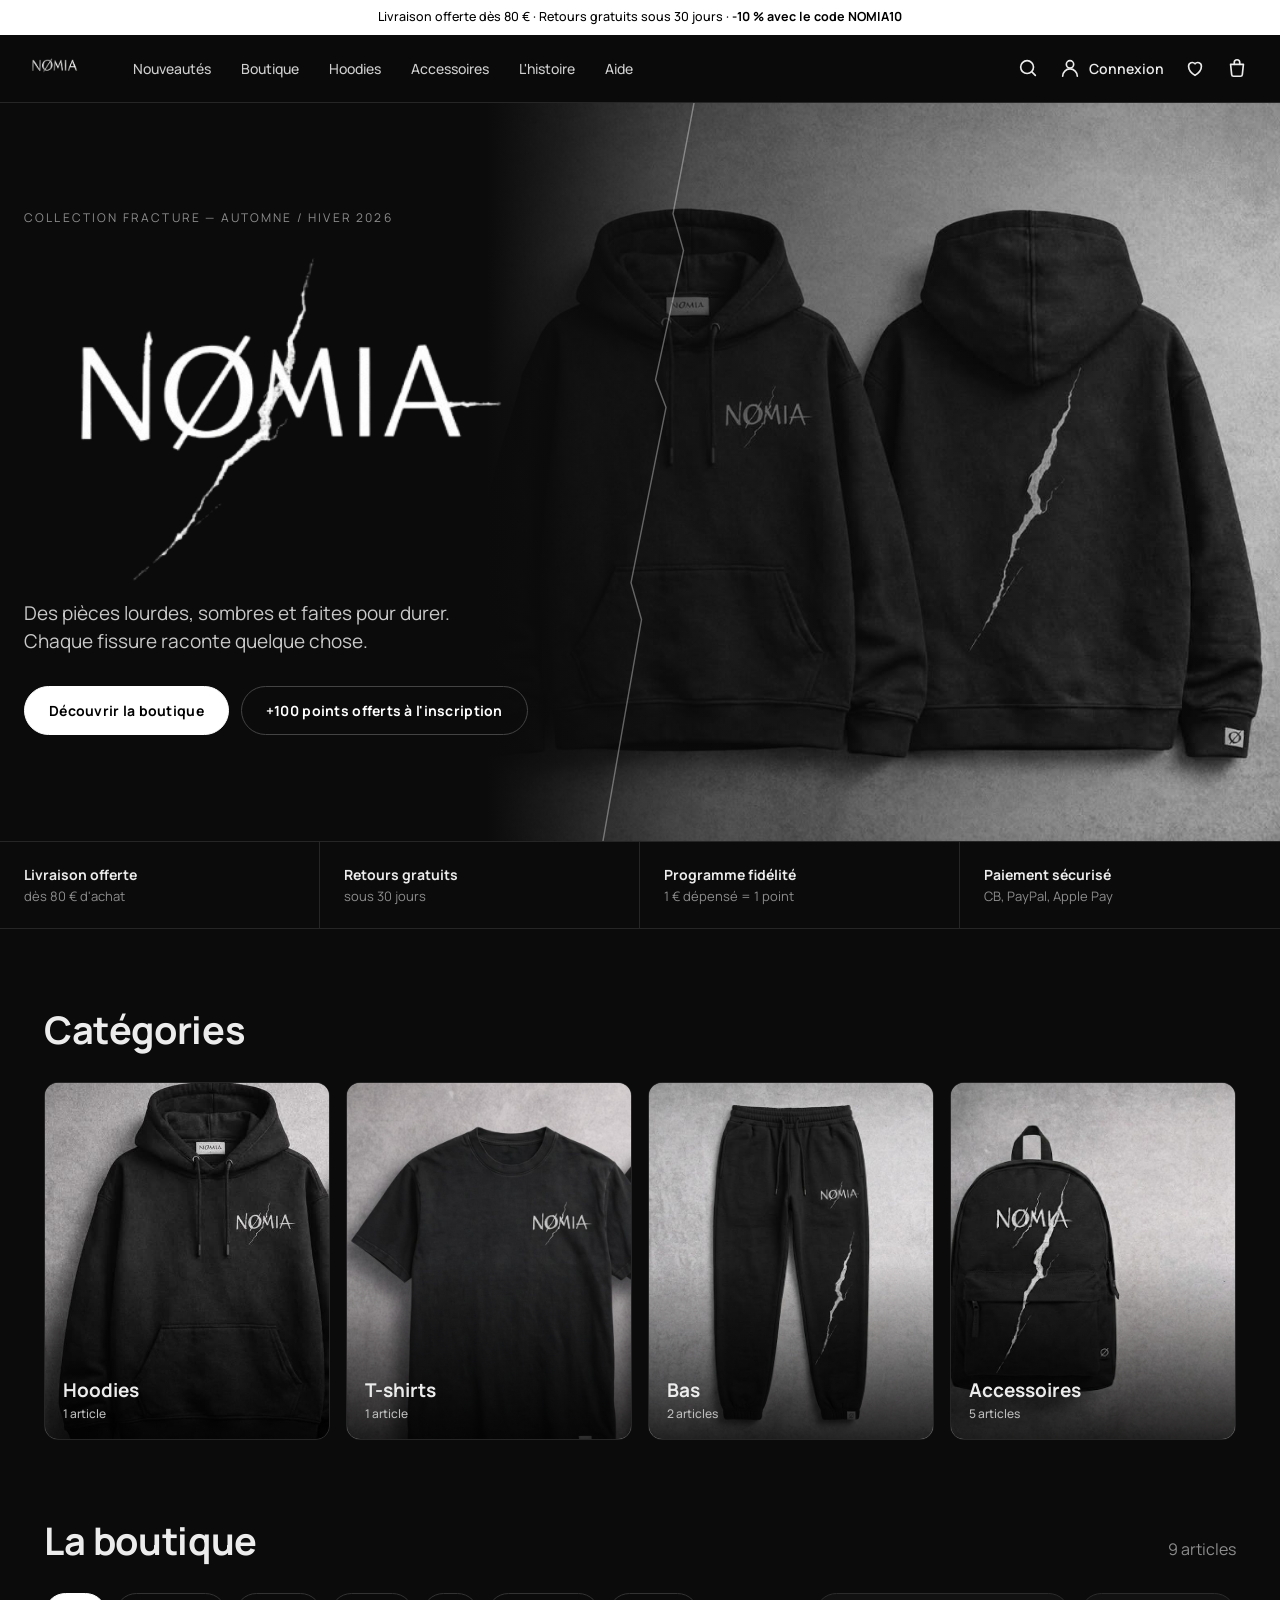
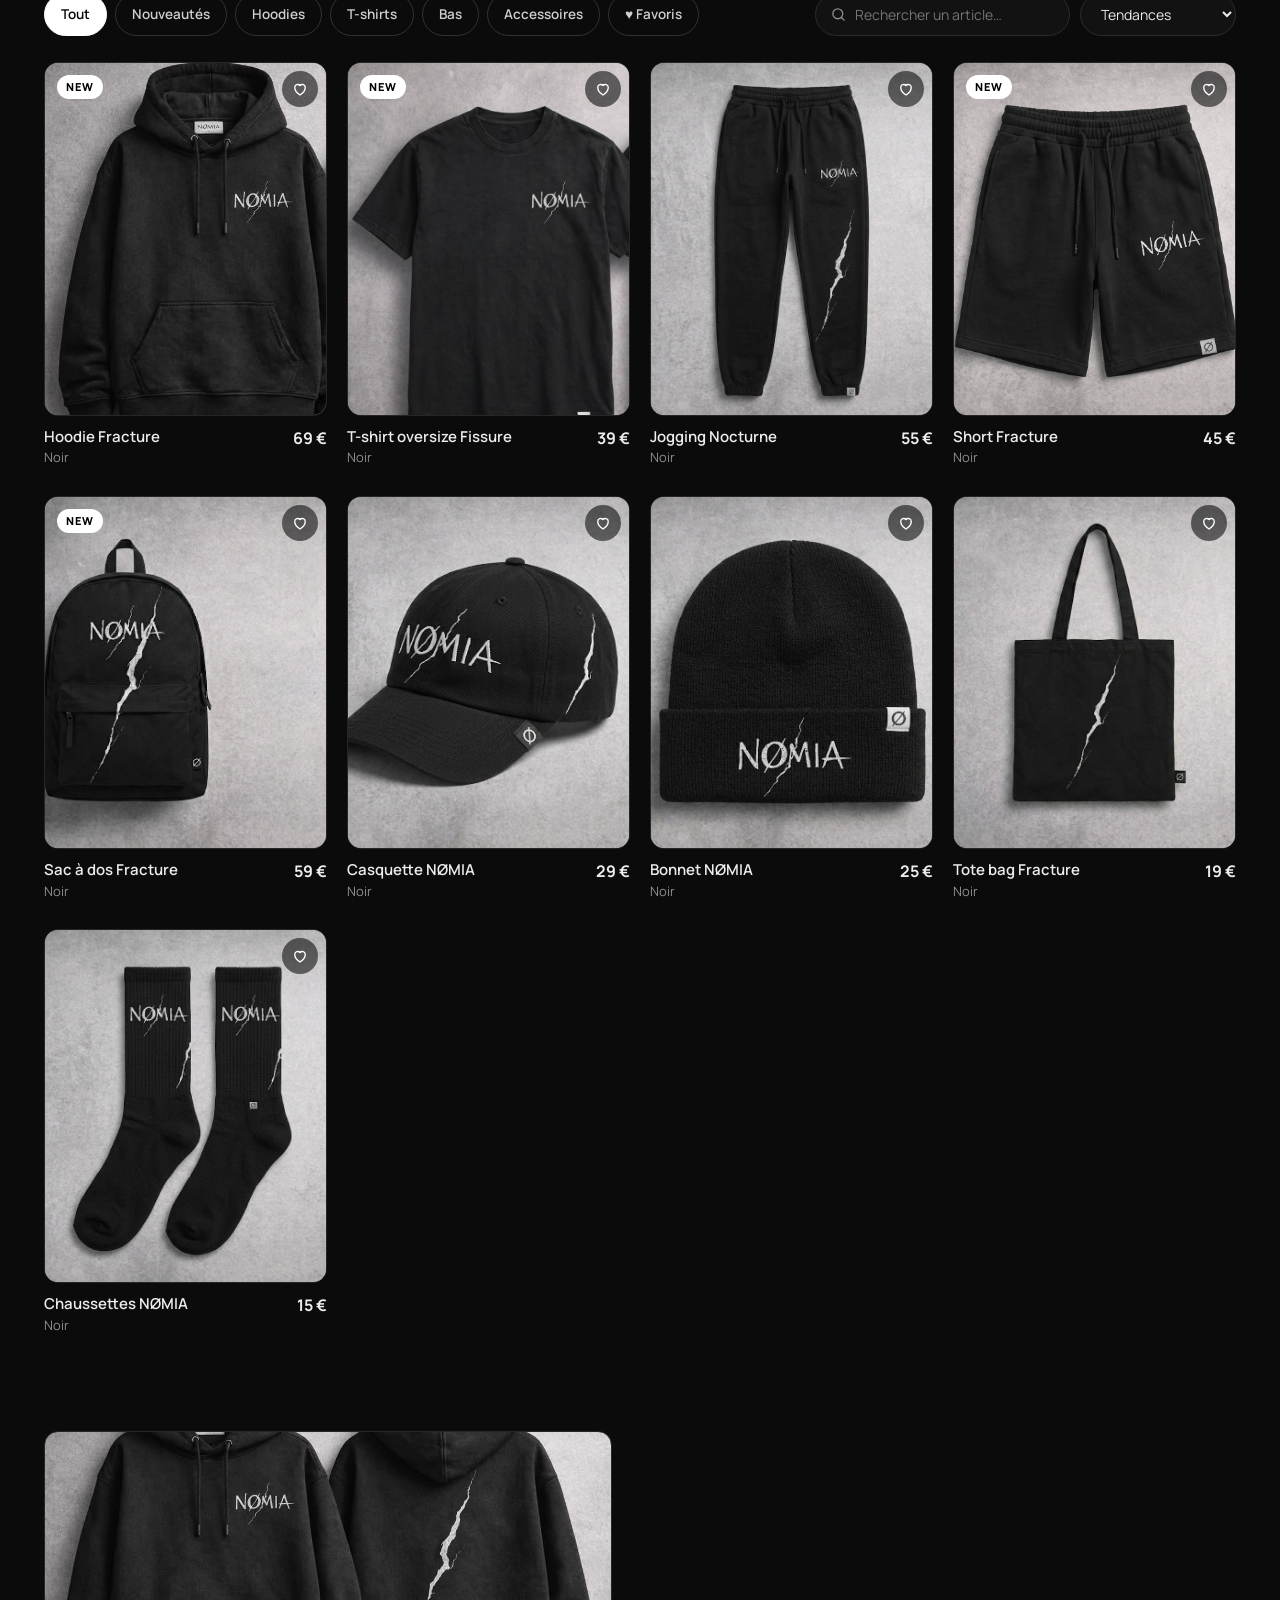
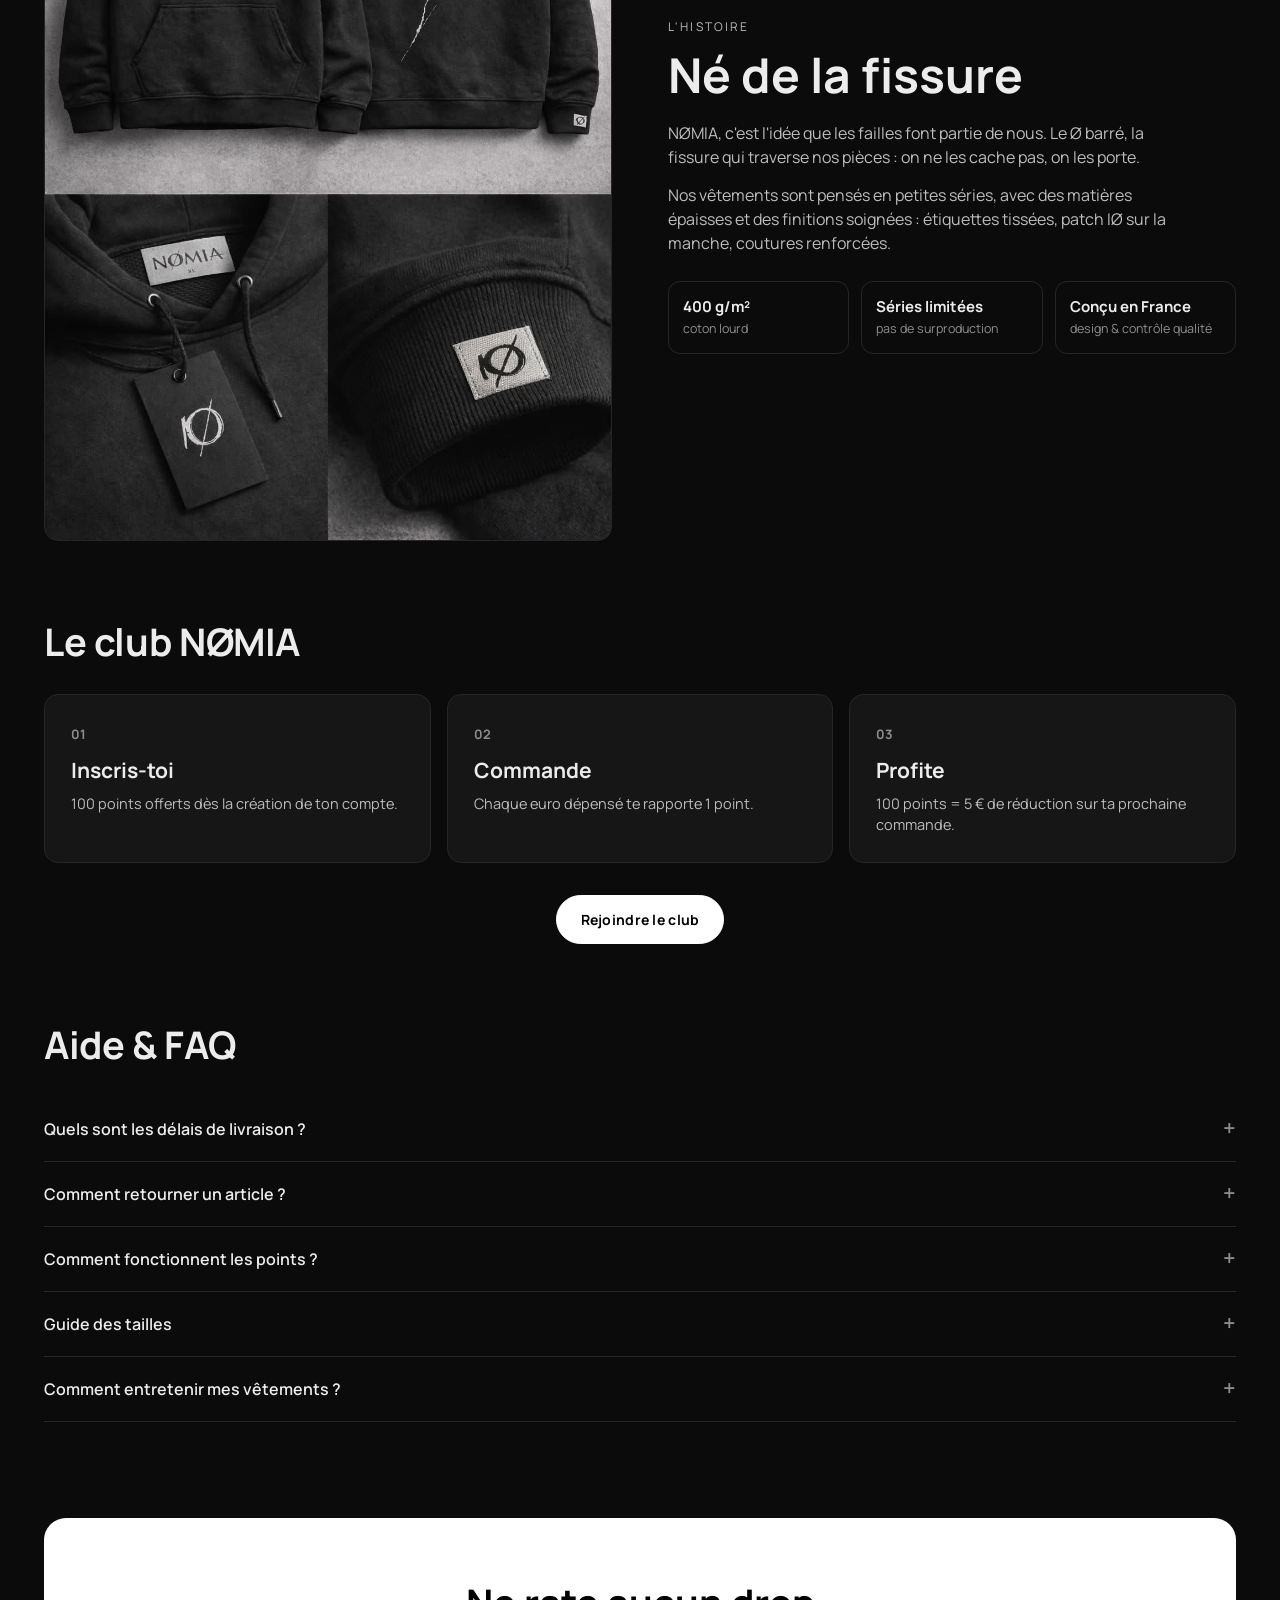
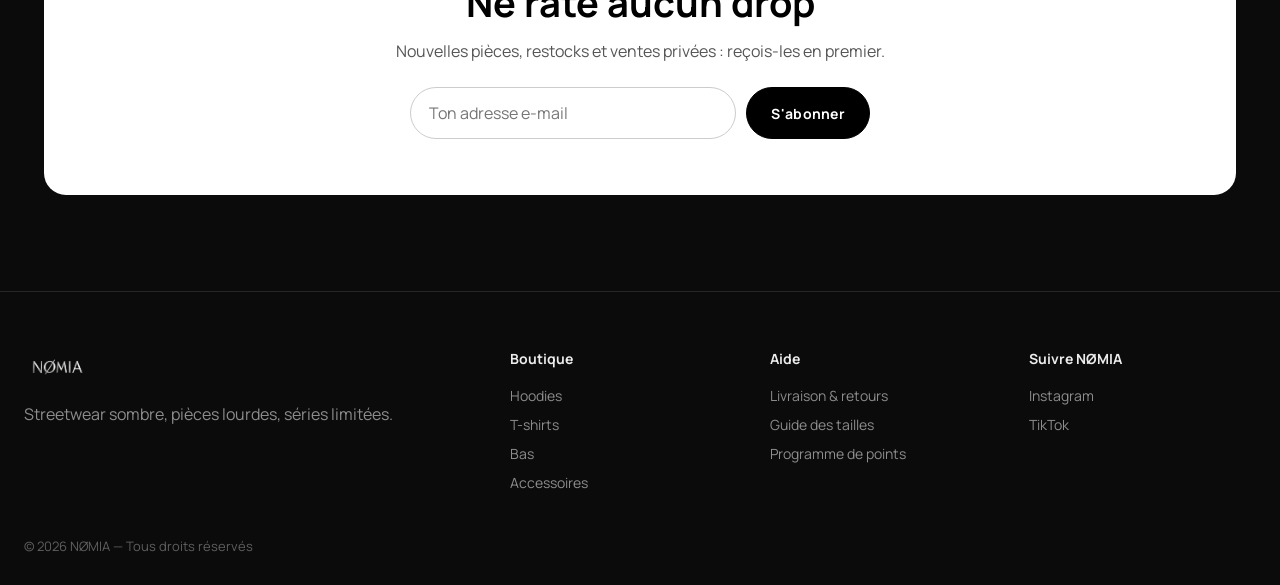
<file: index.html>
<!DOCTYPE html>
<html lang="fr">
<head>
  <meta charset="UTF-8">
  <meta name="viewport" content="width=device-width, initial-scale=1.0">
  <title>NØMIA — Streetwear</title>
  <meta name="description" content="NØMIA, marque de streetwear : hoodies, t-shirts, bas et accessoires. Collection Fracture, livraison offerte dès 80 €.">
  <meta name="theme-color" content="#0b0b0b">
  <link rel="icon" type="image/png" href="images/logo.png">
  <link rel="preconnect" href="https://fonts.googleapis.com">
  <link rel="preconnect" href="https://fonts.gstatic.com" crossorigin>
  <link href="https://fonts.googleapis.com/css2?family=Manrope:wght@300;400;500;600;700;800&display=swap" rel="stylesheet">
  <link rel="stylesheet" href="style.css">
</head>
<body>

<!-- Bandeau d'annonce -->
<div class="announce">Livraison offerte dès 80 € · Retours gratuits sous 30 jours · <b>-10 % avec le code NOMIA10</b></div>

<!-- =================== EN-TÊTE =================== -->
<header class="header" id="top">
  <button class="icon-btn burger" id="burger" aria-label="Ouvrir le menu" aria-expanded="false">
    <svg viewBox="0 0 24 24"><path d="M3 6h18M3 12h18M3 18h18"/></svg>
  </button>

  <a href="#top" class="brand"><img src="images/logo.png" alt="NØMIA"></a>

  <nav class="nav" id="nav">
    <a href="#boutique" data-cat="new">Nouveautés</a>
    <a href="#boutique" data-cat="all">Boutique</a>
    <a href="#boutique" data-cat="hoodies">Hoodies</a>
    <a href="#boutique" data-cat="accessoires">Accessoires</a>
    <a href="#histoire">L'histoire</a>
    <a href="#faq">Aide</a>
  </nav>

  <div class="actions">
    <button class="icon-btn" id="searchBtn" aria-label="Rechercher">
      <svg viewBox="0 0 24 24"><circle cx="11" cy="11" r="7"/><path d="m20 20-3.5-3.5"/></svg>
    </button>
    <button class="icon-btn account-btn" id="accountBtn" aria-label="Mon compte">
      <svg viewBox="0 0 24 24"><circle cx="12" cy="8" r="4"/><path d="M4 21a8 8 0 0 1 16 0"/></svg>
      <span id="accountLabel">Connexion</span>
    </button>
    <button class="icon-btn" id="wishBtn" aria-label="Mes favoris">
      <svg viewBox="0 0 24 24"><path d="M12 20s-7-4.4-7-10a4 4 0 0 1 7-2.6A4 4 0 0 1 19 10c0 5.6-7 10-7 10Z"/></svg>
      <span class="count" id="wishCount" hidden>0</span>
    </button>
    <button class="icon-btn" id="cartBtn" aria-label="Mon panier">
      <svg viewBox="0 0 24 24"><path d="M5 8h14l-1.2 11.2a2 2 0 0 1-2 1.8H8.2a2 2 0 0 1-2-1.8L5 8Z"/><path d="M9 8V6a3 3 0 0 1 6 0v2"/></svg>
      <span class="count" id="cartCount" hidden>0</span>
    </button>
  </div>
</header>

<main>

  <!-- =================== HERO =================== -->
  <section class="hero">
    <div class="hero-bg" aria-hidden="true"></div>
    <svg class="crack" viewBox="0 0 200 800" preserveAspectRatio="none" aria-hidden="true">
      <path d="M150 0 L120 120 L135 160 L95 300 L110 330 L60 520 L75 560 L20 800"/>
    </svg>
    <div class="hero-content">
      <p class="eyebrow">Collection Fracture — Automne / Hiver 2026</p>
      <img class="hero-logo" src="images/logo-fracture.png" alt="NØMIA">
      <p class="hero-text">Des pièces lourdes, sombres et faites pour durer. Chaque fissure raconte quelque chose.</p>
      <div class="hero-cta">
        <a href="#boutique" class="btn" data-cat="all">Découvrir la boutique</a>
        <button class="btn btn-ghost" data-open-auth="register">+100 points offerts à l'inscription</button>
      </div>
    </div>
  </section>

  <!-- Avantages -->
  <section class="perks">
    <div><b>Livraison offerte</b><span>dès 80 € d'achat</span></div>
    <div><b>Retours gratuits</b><span>sous 30 jours</span></div>
    <div><b>Programme fidélité</b><span>1 € dépensé = 1 point</span></div>
    <div><b>Paiement sécurisé</b><span>CB, PayPal, Apple Pay</span></div>
  </section>

  <!-- =================== CATÉGORIES =================== -->
  <section class="container" aria-labelledby="cat-title">
    <h2 class="section-title" id="cat-title">Catégories</h2>
    <div class="categories" id="categories"></div>
  </section>

  <!-- =================== BOUTIQUE =================== -->
  <section class="container" id="boutique" aria-labelledby="shop-title">
    <div class="shop-head">
      <h2 class="section-title" id="shop-title">La boutique</h2>
      <p class="muted" id="resultCount"></p>
    </div>

    <div class="toolbar">
      <div class="chips" id="chips" role="tablist" aria-label="Filtrer par catégorie"></div>
      <div class="toolbar-right">
        <label class="search">
          <svg viewBox="0 0 24 24"><circle cx="11" cy="11" r="7"/><path d="m20 20-3.5-3.5"/></svg>
          <input type="search" id="searchInput" placeholder="Rechercher un article…" aria-label="Rechercher un article">
        </label>
        <select id="sortSelect" aria-label="Trier">
          <option value="featured">Tendances</option>
          <option value="new">Nouveautés</option>
          <option value="price-asc">Prix croissant</option>
          <option value="price-desc">Prix décroissant</option>
        </select>
      </div>
    </div>

    <div class="grid" id="grid"></div>
    <p class="empty" id="empty" hidden>Aucun article ne correspond à ta recherche.</p>
  </section>

  <!-- =================== HISTOIRE =================== -->
  <section class="story" id="histoire">
    <div class="story-img" role="img" aria-label="Détails du hoodie Fracture : étiquette NØMIA et patch IØ"></div>
    <div class="story-text">
      <p class="eyebrow">L'histoire</p>
      <h2>Né de la fissure</h2>
      <p>NØMIA, c'est l'idée que les failles font partie de nous. Le Ø barré, la fissure qui traverse nos pièces : on ne les cache pas, on les porte.</p>
      <p>Nos vêtements sont pensés en petites séries, avec des matières épaisses et des finitions soignées : étiquettes tissées, patch IØ sur la manche, coutures renforcées.</p>
      <ul class="story-list">
        <li><b>400 g/m²</b><span>coton lourd</span></li>
        <li><b>Séries limitées</b><span>pas de surproduction</span></li>
        <li><b>Conçu en France</b><span>design & contrôle qualité</span></li>
      </ul>
    </div>
  </section>

  <!-- =================== PROGRAMME POINTS =================== -->
  <section class="container points" aria-labelledby="points-title">
    <h2 class="section-title" id="points-title">Le club NØMIA</h2>
    <div class="steps">
      <div class="step"><span>01</span><h3>Inscris-toi</h3><p>100 points offerts dès la création de ton compte.</p></div>
      <div class="step"><span>02</span><h3>Commande</h3><p>Chaque euro dépensé te rapporte 1 point.</p></div>
      <div class="step"><span>03</span><h3>Profite</h3><p>100 points = 5 € de réduction sur ta prochaine commande.</p></div>
    </div>
    <div class="center"><button class="btn" data-open-auth="register">Rejoindre le club</button></div>
  </section>

  <!-- =================== FAQ =================== -->
  <section class="container faq" id="faq" aria-labelledby="faq-title">
    <h2 class="section-title" id="faq-title">Aide & FAQ</h2>
    <details>
      <summary>Quels sont les délais de livraison ?</summary>
      <p>Livraison standard en 3 à 5 jours ouvrés (4,90 €, offerte dès 80 €). Livraison express en 24/48 h pour 9,90 €.</p>
    </details>
    <details>
      <summary>Comment retourner un article ?</summary>
      <p>Tu as 30 jours après réception pour nous renvoyer un article non porté, avec son étiquette. Le retour est gratuit et le remboursement se fait sous 5 jours.</p>
    </details>
    <details>
      <summary>Comment fonctionnent les points ?</summary>
      <p>1 € dépensé = 1 point. Dès 100 points, tu peux les utiliser au moment de payer : 100 points = 5 € de réduction. 100 points sont offerts à l'inscription.</p>
    </details>
    <details id="sizeGuide">
      <summary>Guide des tailles</summary>
      <p>Nos hoodies et t-shirts ont une coupe oversize : prends ta taille habituelle pour un effet ample, une taille en dessous pour une coupe plus classique.</p>
      <div class="table-wrap">
        <table>
          <thead><tr><th>Taille</th><th>Tour de poitrine</th><th>Longueur hoodie</th><th>Longueur t-shirt</th></tr></thead>
          <tbody>
            <tr><td>XS</td><td>86–90 cm</td><td>66 cm</td><td>68 cm</td></tr>
            <tr><td>S</td><td>90–96 cm</td><td>68 cm</td><td>70 cm</td></tr>
            <tr><td>M</td><td>96–102 cm</td><td>70 cm</td><td>72 cm</td></tr>
            <tr><td>L</td><td>102–108 cm</td><td>72 cm</td><td>74 cm</td></tr>
            <tr><td>XL</td><td>108–116 cm</td><td>74 cm</td><td>76 cm</td></tr>
            <tr><td>XXL</td><td>116–124 cm</td><td>76 cm</td><td>78 cm</td></tr>
          </tbody>
        </table>
      </div>
    </details>
    <details>
      <summary>Comment entretenir mes vêtements ?</summary>
      <p>Lavage à 30 °C, à l'envers, sans sèche-linge. Ne pas repasser directement sur les impressions.</p>
    </details>
  </section>

  <!-- =================== NEWSLETTER =================== -->
  <section class="newsletter">
    <h2>Ne rate aucun drop</h2>
    <p>Nouvelles pièces, restocks et ventes privées : reçois-les en premier.</p>
    <form id="newsletterForm">
      <input type="email" required placeholder="Ton adresse e-mail" aria-label="Adresse e-mail">
      <button class="btn">S'abonner</button>
    </form>
  </section>

</main>

<!-- =================== PIED DE PAGE =================== -->
<footer class="footer">
  <div class="footer-grid">
    <div>
      <img src="images/logo.png" alt="NØMIA" class="footer-logo">
      <p class="muted">Streetwear sombre, pièces lourdes, séries limitées.</p>
    </div>
    <div>
      <h4>Boutique</h4>
      <a href="#boutique" data-cat="hoodies">Hoodies</a>
      <a href="#boutique" data-cat="t-shirts">T-shirts</a>
      <a href="#boutique" data-cat="bas">Bas</a>
      <a href="#boutique" data-cat="accessoires">Accessoires</a>
    </div>
    <div>
      <h4>Aide</h4>
      <a href="#faq">Livraison & retours</a>
      <a href="#sizeGuide" id="sizeGuideLink">Guide des tailles</a>
      <a href="#faq">Programme de points</a>
    </div>
    <div>
      <h4>Suivre NØMIA</h4>
      <a href="#" aria-label="Instagram (lien à compléter)">Instagram</a>
      <a href="#" aria-label="TikTok (lien à compléter)">TikTok</a>
    </div>
  </div>
  <p class="copyright">© 2026 NØMIA — Tous droits réservés</p>
</footer>

<!-- =================== FENÊTRE PRODUIT =================== -->
<dialog class="modal product-modal" id="productModal" aria-label="Détail de l'article">
  <button class="close" data-close aria-label="Fermer">✕</button>
  <div class="pm-grid">
    <div class="pm-gallery">
      <div class="pm-main" id="pmMain"></div>
      <div class="pm-thumbs" id="pmThumbs"></div>
    </div>
    <div class="pm-info">
      <p class="eyebrow" id="pmCat"></p>
      <h2 id="pmName"></h2>
      <p class="pm-price" id="pmPrice"></p>
      <p class="muted" id="pmDesc"></p>

      <div class="pm-sizes-head">
        <span>Taille</span>
        <a href="#sizeGuide" class="link" id="pmGuide">Guide des tailles</a>
      </div>
      <div class="sizes" id="pmSizes"></div>

      <div class="pm-buy">
        <div class="qty">
          <button type="button" id="qtyMinus" aria-label="Moins">−</button>
          <span id="qtyVal">1</span>
          <button type="button" id="qtyPlus" aria-label="Plus">+</button>
        </div>
        <button class="btn btn-full" id="pmAdd">Ajouter au panier</button>
        <button class="icon-btn wish-big" id="pmWish" aria-label="Ajouter aux favoris">
          <svg viewBox="0 0 24 24"><path d="M12 20s-7-4.4-7-10a4 4 0 0 1 7-2.6A4 4 0 0 1 19 10c0 5.6-7 10-7 10Z"/></svg>
        </button>
      </div>
      <p class="pm-points" id="pmPoints"></p>

      <ul class="pm-details" id="pmDetails"></ul>
    </div>
  </div>
</dialog>

<!-- =================== PANIER =================== -->
<dialog class="drawer" id="cartDrawer" aria-label="Panier">
  <div class="drawer-head">
    <h2>Panier</h2>
    <button class="close" data-close aria-label="Fermer">✕</button>
  </div>
  <div class="ship-bar" id="shipBar"></div>
  <div class="drawer-body" id="cartItems"></div>
  <div class="drawer-foot" id="cartFoot">
    <div class="line"><span>Sous-total</span><b id="cartSubtotal">0 €</b></div>
    <p class="muted small">Livraison, code promo et points calculés à l'étape suivante.</p>
    <button class="btn btn-full" id="checkoutBtn">Commander</button>
  </div>
</dialog>

<!-- =================== CONNEXION / INSCRIPTION =================== -->
<dialog class="modal small-modal" id="authModal" aria-label="Connexion">
  <button class="close" data-close aria-label="Fermer">✕</button>
  <div class="tabs">
    <button class="tab active" data-tab="login">Connexion</button>
    <button class="tab" data-tab="register">Inscription</button>
  </div>

  <form class="form" id="loginForm" data-pane="login">
    <label>Nom d'utilisateur<input type="text" id="loginName" required autocomplete="username"></label>
    <label>Mot de passe<input type="password" id="loginPass" required autocomplete="current-password"></label>
    <p class="form-error" id="loginError"></p>
    <button class="btn btn-full">Se connecter</button>
  </form>

  <form class="form" id="registerForm" data-pane="register" hidden>
    <label>Nom d'utilisateur<input type="text" id="regName" required minlength="3" autocomplete="username"></label>
    <label>E-mail<input type="email" id="regEmail" required autocomplete="email"></label>
    <label>Mot de passe<input type="password" id="regPass" required minlength="6" autocomplete="new-password"></label>
    <p class="form-error" id="registerError"></p>
    <button class="btn btn-full">Créer mon compte</button>
    <p class="reward">🎁 +100 points offerts à l'inscription</p>
  </form>
</dialog>

<!-- =================== MON COMPTE =================== -->
<dialog class="modal small-modal" id="accountModal" aria-label="Mon compte">
  <button class="close" data-close aria-label="Fermer">✕</button>
  <p class="eyebrow">Mon compte</p>
  <h2 id="accName"></h2>
  <div class="points-card">
    <span>Mes points</span>
    <b id="accPoints">0</b>
    <small id="accPointsValue"></small>
  </div>
  <h3>Mes commandes</h3>
  <div id="accOrders" class="orders"></div>
  <button class="btn btn-ghost btn-full" id="logoutBtn">Se déconnecter</button>
</dialog>

<!-- =================== COMMANDE =================== -->
<dialog class="modal checkout-modal" id="checkoutModal" aria-label="Commande">
  <button class="close" data-close aria-label="Fermer">✕</button>
  <div class="co-grid" id="coStep">
    <form class="form" id="checkoutForm">
      <h2>Livraison</h2>
      <div class="row2">
        <label>Prénom<input name="prenom" required autocomplete="given-name"></label>
        <label>Nom<input name="nom" required autocomplete="family-name"></label>
      </div>
      <label>E-mail<input type="email" name="email" required autocomplete="email"></label>
      <label>Adresse<input name="adresse" required autocomplete="street-address"></label>
      <div class="row2">
        <label>Code postal<input name="cp" required pattern="[0-9]{5}" inputmode="numeric" autocomplete="postal-code" title="5 chiffres"></label>
        <label>Ville<input name="ville" required autocomplete="address-level2"></label>
      </div>

      <h3>Mode de livraison</h3>
      <label class="radio"><input type="radio" name="ship" value="standard" checked> <span>Standard · 3 à 5 jours</span><b id="shipStdPrice">4,90 €</b></label>
      <label class="radio"><input type="radio" name="ship" value="express"> <span>Express · 24/48 h</span><b>9,90 €</b></label>

      <div class="demo-pay">
        <b>Paiement</b>
        <p>Site de démonstration : la commande est simulée, aucune carte bancaire n'est demandée ni débitée.</p>
      </div>
      <button class="btn btn-full" id="payBtn">Valider la commande</button>
    </form>

    <aside class="summary">
      <h2>Récapitulatif</h2>
      <div id="coItems" class="co-items"></div>
      <div class="promo">
        <input id="promoInput" placeholder="Code promo" aria-label="Code promo">
        <button type="button" class="btn btn-ghost" id="promoBtn">Appliquer</button>
      </div>
      <p class="small" id="promoMsg"></p>
      <label class="use-points" id="usePointsWrap" hidden>
        <input type="checkbox" id="usePoints"> <span id="usePointsLabel"></span>
      </label>
      <div class="lines" id="coLines"></div>
    </aside>
  </div>

  <div class="confirm" id="coDone" hidden>
    <div class="check">✓</div>
    <h2>Merci pour ta commande !</h2>
    <p id="doneText"></p>
    <button class="btn" data-close>Continuer mes achats</button>
  </div>
</dialog>

<div class="toast" id="toast" role="status" aria-live="polite"></div>

<script src="script.js"></script>
</body>
</html>
</file>
<file: style.css>
/* =========================================================
   NØMIA — style
   ========================================================= */
:root {
  --bg: #0b0b0b;
  --bg-2: #121212;
  --card: #161616;
  --line: #262626;
  --text: #ececec;
  --muted: #8d8d8d;
  --white: #fff;
  --accent: #e9e9e9;
  --sale: #e5484d;
  --ok: #3ecf8e;
  --radius: 14px;
  --header-h: 68px;
}

* { margin: 0; padding: 0; box-sizing: border-box; }
html { scroll-behavior: smooth; scroll-padding-top: calc(var(--header-h) + 16px); }
body {
  font-family: "Manrope", "Segoe UI", Arial, sans-serif;
  background: var(--bg);
  color: var(--text);
  line-height: 1.5;
  -webkit-font-smoothing: antialiased;
}
img { max-width: 100%; display: block; }
a { color: inherit; text-decoration: none; }
button { font: inherit; color: inherit; cursor: pointer; }
input, select, textarea { font: inherit; color: inherit; }
svg { fill: none; stroke: currentColor; stroke-width: 1.8; stroke-linecap: round; stroke-linejoin: round; }

.container { max-width: 1240px; margin: 0 auto; padding: 72px 24px 0; }
.muted { color: var(--muted); }
.small { font-size: 13px; }
.center { text-align: center; margin-top: 32px; }
.eyebrow { font-size: 12px; letter-spacing: .18em; text-transform: uppercase; color: var(--muted); }
.section-title { font-size: clamp(26px, 4vw, 38px); font-weight: 700; letter-spacing: -.01em; margin-bottom: 24px; }
.link { color: var(--muted); font-size: 13px; text-decoration: underline; text-underline-offset: 3px; }
.link:hover { color: var(--white); }

/* ---------- Boutons ---------- */
.btn {
  display: inline-flex; align-items: center; justify-content: center; gap: 8px;
  background: var(--white); color: #000;
  border: 1px solid var(--white);
  padding: 13px 24px; border-radius: 999px;
  font-weight: 700; font-size: 14px; letter-spacing: .02em;
  transition: transform .15s, background .2s, color .2s;
}
.btn:hover { background: #d4d4d4; }
.btn:active { transform: scale(.98); }
.btn:disabled { opacity: .45; cursor: not-allowed; }
.btn-ghost { background: transparent; color: var(--white); border-color: #444; }
.btn-ghost:hover { background: #1d1d1d; }
.btn-full { width: 100%; }
.icon-btn {
  position: relative;
  display: inline-flex; align-items: center; gap: 8px;
  background: none; border: 0; padding: 8px; border-radius: 10px;
  transition: background .2s;
}
.icon-btn:hover { background: #1c1c1c; }
.icon-btn svg { width: 22px; height: 22px; }
.count {
  position: absolute; top: 0; right: 0;
  min-width: 18px; height: 18px; padding: 0 5px;
  border-radius: 999px; background: var(--white); color: #000;
  font-size: 11px; font-weight: 800; display: grid; place-items: center;
}
.count[hidden], [hidden] { display: none !important; }

/* ---------- Bandeau + en-tête ---------- */
.announce {
  background: var(--white); color: #000;
  text-align: center; font-size: 12.5px; font-weight: 500;
  padding: 8px 16px;
}
.header {
  position: sticky; top: 0; z-index: 50;
  height: var(--header-h);
  display: flex; align-items: center; gap: 24px;
  padding: 0 24px;
  background: rgba(11,11,11,.88);
  backdrop-filter: blur(12px);
  border-bottom: 1px solid var(--line);
}
.brand img { height: 40px; width: auto; }
.nav { display: flex; gap: 6px; margin-left: 12px; }
.nav a {
  font-size: 14px; font-weight: 500; color: #cfcfcf;
  padding: 8px 12px; border-radius: 999px; transition: background .2s, color .2s;
}
.nav a:hover { background: #1c1c1c; color: var(--white); }
.actions { margin-left: auto; display: flex; align-items: center; gap: 4px; }
.account-btn span { font-size: 14px; font-weight: 600; }
.burger { display: none; }

/* ---------- Hero ---------- */
.hero {
  position: relative; overflow: hidden;
  min-height: min(82vh, 760px);
  display: grid; align-items: center;
  padding: 80px 24px;
}
.hero-bg {
  position: absolute; inset: 0;
  background:
    linear-gradient(90deg, var(--bg) 0%, var(--bg) 38%, rgba(11,11,11,.6) 55%, rgba(11,11,11,.1) 100%),
    url("images/hoodie-fracture.jpg") right center / auto 100% no-repeat,
    var(--bg);
  filter: grayscale(1);
}
.crack {
  position: absolute; top: 0; bottom: 0; left: 46%;
  width: 140px; height: 100%;
}
.crack path { stroke: rgba(255,255,255,.35); stroke-width: 2; fill: none; stroke-dasharray: 1400; stroke-dashoffset: 1400; animation: crack 2.4s .3s ease-out forwards; }
@keyframes crack { to { stroke-dashoffset: 0; } }
.hero-content { position: relative; max-width: 1240px; width: 100%; margin: 0 auto; }
.hero-logo { width: min(520px, 90%); margin: 18px 0 12px -14px; }
.hero-text { font-size: clamp(16px, 2vw, 19px); color: #c9c9c9; max-width: 460px; }
.hero-cta { display: flex; flex-wrap: wrap; gap: 12px; margin-top: 30px; }

.perks {
  display: grid; grid-template-columns: repeat(4, 1fr);
  border-top: 1px solid var(--line); border-bottom: 1px solid var(--line);
}
.perks div { padding: 22px 24px; display: grid; gap: 2px; border-right: 1px solid var(--line); }
.perks div:last-child { border-right: 0; }
.perks b { font-size: 14px; }
.perks span { font-size: 13px; color: var(--muted); }

/* ---------- Catégories ---------- */
.categories { display: grid; grid-template-columns: repeat(4, 1fr); gap: 16px; }
.cat-card {
  position: relative; overflow: hidden;
  border-radius: var(--radius); background: var(--card);
  aspect-ratio: 4 / 5; text-align: left;
  border: 1px solid var(--line);
}
.cat-card .visual { position: absolute; inset: 0; transition: transform .5s; }
.cat-card:hover .visual { transform: scale(1.05); }
.cat-card::after { content: ""; position: absolute; inset: 0; background: linear-gradient(transparent 50%, rgba(0,0,0,.8)); }
.cat-card span {
  position: absolute; left: 18px; bottom: 16px; z-index: 1;
  font-size: 19px; font-weight: 700;
}
.cat-card small { display: block; font-size: 12px; font-weight: 500; color: #bdbdbd; }

/* ---------- Visuels produits ---------- */
.visual { width: 100%; height: 100%; background-color: #9a9a9a; background-repeat: no-repeat; }
.visual svg { width: 100%; height: 100%; display: block; stroke: none; }

/* ---------- Boutique ---------- */
.shop-head { display: flex; justify-content: space-between; align-items: baseline; gap: 16px; }
.toolbar { display: flex; flex-wrap: wrap; justify-content: space-between; gap: 14px; margin-bottom: 26px; }
.chips { display: flex; flex-wrap: wrap; gap: 8px; }
.chip {
  background: transparent; border: 1px solid #333; color: #cfcfcf;
  padding: 8px 16px; border-radius: 999px; font-size: 13.5px; font-weight: 600;
  transition: all .2s;
}
.chip:hover { border-color: #666; color: var(--white); }
.chip.active { background: var(--white); color: #000; border-color: var(--white); }
.toolbar-right { display: flex; gap: 10px; flex-wrap: wrap; }
.search {
  display: flex; align-items: center; gap: 8px;
  background: var(--bg-2); border: 1px solid #2c2c2c; border-radius: 999px;
  padding: 0 14px;
}
.search svg { width: 17px; height: 17px; color: var(--muted); }
.search input { background: none; border: 0; outline: none; padding: 10px 0; width: 200px; font-size: 14px; }
.search:focus-within { border-color: #666; }
select {
  background: var(--bg-2); border: 1px solid #2c2c2c; border-radius: 999px;
  padding: 10px 16px; font-size: 14px; outline: none;
}

.grid { display: grid; grid-template-columns: repeat(4, 1fr); gap: 28px 20px; }
.card { display: flex; flex-direction: column; gap: 10px; }
.card-media {
  position: relative; overflow: hidden;
  aspect-ratio: 4 / 5; border-radius: var(--radius);
  background: var(--card); border: 1px solid var(--line);
  cursor: pointer;
}
.card-media .visual { position: absolute; inset: 0; transition: opacity .4s, transform .5s; }
.card-media .visual.alt { opacity: 0; }
.card-media:hover .visual.alt { opacity: 1; }
.card-media:hover .visual { transform: scale(1.03); }
.badge {
  position: absolute; top: 12px; left: 12px; z-index: 2;
  background: var(--white); color: #000;
  font-size: 11px; font-weight: 800; letter-spacing: .08em;
  padding: 4px 9px; border-radius: 999px;
}
.badge.sale { background: var(--sale); color: #fff; }
.wish {
  position: absolute; top: 8px; right: 8px; z-index: 2;
  width: 36px; height: 36px; border-radius: 50%;
  background: rgba(0,0,0,.55); border: 0; color: #fff;
  display: grid; place-items: center;
  transition: transform .2s;
}
.wish svg { width: 18px; height: 18px; }
.wish:hover { transform: scale(1.1); }
.wish.on svg, .wish-big.on svg { fill: currentColor; }
.quick {
  position: absolute; left: 10px; right: 10px; bottom: 10px; z-index: 2;
  background: rgba(255,255,255,.95); color: #000; border: 0;
  padding: 11px; border-radius: 999px; font-size: 13px; font-weight: 700;
  transform: translateY(140%); transition: transform .25s;
}
.card-media:hover .quick, .quick:focus-visible { transform: none; }
.card-info { display: flex; justify-content: space-between; gap: 10px; align-items: start; }
.card-info h3 { font-size: 15px; font-weight: 600; cursor: pointer; }
.card-info p { font-size: 13px; color: var(--muted); }
.price { font-weight: 700; white-space: nowrap; text-align: right; }
.price s { display: block; color: var(--muted); font-weight: 400; font-size: 13px; }
.price .now-sale { color: var(--sale); }
.swatches { display: flex; gap: 6px; }
.swatches i { width: 12px; height: 12px; border-radius: 50%; border: 1px solid #555; }
.empty { text-align: center; color: var(--muted); padding: 40px 0; }

/* ---------- Histoire ---------- */
.story {
  max-width: 1240px; margin: 96px auto 0; padding: 0 24px;
  display: grid; grid-template-columns: 1fr 1fr; gap: 56px; align-items: center;
}
.story-img {
  aspect-ratio: 4 / 5; border-radius: var(--radius);
  background: url("images/hoodie-details.jpg") center bottom / cover;
  border: 1px solid var(--line);
}
.story-text h2 { font-size: clamp(30px, 4.5vw, 48px); line-height: 1.05; margin: 10px 0 20px; }
.story-text p { color: #bdbdbd; margin-bottom: 14px; max-width: 520px; }
.story-list { list-style: none; display: grid; grid-template-columns: repeat(3, 1fr); gap: 12px; margin-top: 26px; }
.story-list li { border: 1px solid var(--line); border-radius: 12px; padding: 14px; display: grid; gap: 2px; }
.story-list b { font-size: 15px; }
.story-list span { font-size: 12.5px; color: var(--muted); }

/* ---------- Points ---------- */
.steps { display: grid; grid-template-columns: repeat(3, 1fr); gap: 16px; }
.step { background: var(--card); border: 1px solid var(--line); border-radius: var(--radius); padding: 26px; }
.step span { font-size: 13px; color: var(--muted); font-weight: 700; }
.step h3 { font-size: 21px; margin: 10px 0 6px; }
.step p { color: #bdbdbd; font-size: 14.5px; }

/* ---------- FAQ ---------- */
.faq details { border-bottom: 1px solid var(--line); }
.faq summary {
  list-style: none; cursor: pointer;
  padding: 20px 0; font-weight: 600; font-size: 16px;
  display: flex; justify-content: space-between; gap: 16px;
}
.faq summary::-webkit-details-marker { display: none; }
.faq summary::after { content: "+"; font-size: 22px; line-height: 1; color: var(--muted); transition: transform .2s; }
.faq details[open] summary::after { transform: rotate(45deg); }
.faq details p { color: #bdbdbd; padding-bottom: 18px; max-width: 760px; }
.table-wrap { overflow-x: auto; padding-bottom: 20px; }
table { border-collapse: collapse; width: 100%; min-width: 460px; font-size: 14px; }
th, td { text-align: left; padding: 10px 12px; border-bottom: 1px solid var(--line); }
th { color: var(--muted); font-weight: 600; }

/* ---------- Newsletter ---------- */
.newsletter {
  max-width: 1192px; margin: 96px auto 0;
  background: var(--white); color: #000;
  border-radius: 22px; padding: 56px 24px; text-align: center;
}
.newsletter h2 { font-size: clamp(26px, 4vw, 38px); }
.newsletter p { color: #555; margin: 8px 0 24px; }
.newsletter form { display: flex; gap: 10px; max-width: 460px; margin: 0 auto; }
.newsletter input {
  flex: 1; min-width: 0; border: 1px solid #ccc; border-radius: 999px;
  padding: 13px 18px; outline: none; background: #fff; color: #000;
}
.newsletter .btn { background: #000; color: #fff; border-color: #000; }

/* ---------- Footer ---------- */
.footer { margin-top: 96px; border-top: 1px solid var(--line); padding: 56px 24px 28px; }
.footer-grid { max-width: 1240px; margin: 0 auto; display: grid; grid-template-columns: 2fr 1fr 1fr 1fr; gap: 32px; }
.footer-logo { height: 44px; width: auto; margin-bottom: 10px; }
.footer h4 { font-size: 14px; margin-bottom: 12px; }
.footer-grid a { display: block; color: var(--muted); font-size: 14px; padding: 4px 0; }
.footer-grid a:hover { color: var(--white); }
.copyright { max-width: 1240px; margin: 40px auto 0; color: #5f5f5f; font-size: 13px; }

/* =========================================================
   Fenêtres (modales, panier)
   ========================================================= */
dialog { border: 0; color: var(--text); }
dialog::backdrop { background: rgba(0,0,0,.7); backdrop-filter: blur(3px); }
.modal {
  margin: auto;
  background: var(--bg-2);
  border: 1px solid var(--line) !important;
  border-radius: 20px;
  width: min(980px, calc(100% - 24px));
  max-height: calc(100dvh - 24px);
  padding: 28px;
  overflow: auto;
}
.modal[open] { animation: pop .25s ease-out; }
@keyframes pop { from { opacity: 0; transform: translateY(14px) scale(.98); } }
.small-modal { width: min(440px, calc(100% - 24px)); }
.close {
  position: absolute; top: 14px; right: 14px; z-index: 3;
  width: 36px; height: 36px; border-radius: 50%;
  background: #222; border: 0; font-size: 15px;
}
.close:hover { background: #333; }

/* Produit */
.product-modal { padding: 0; }
.pm-grid { display: grid; grid-template-columns: 1.05fr 1fr; }
.pm-gallery { padding: 16px; display: grid; gap: 10px; align-content: start; }
.pm-main { aspect-ratio: 4 / 5; border-radius: 14px; overflow: hidden; }
.pm-thumbs { display: flex; gap: 8px; }
.pm-thumbs button {
  width: 64px; aspect-ratio: 4 / 5; padding: 0; border-radius: 8px; overflow: hidden;
  border: 2px solid transparent; background: none; opacity: .6;
}
.pm-thumbs button.active { border-color: var(--white); opacity: 1; }
.pm-info { padding: 40px 32px 32px 16px; display: flex; flex-direction: column; gap: 12px; }
.pm-info h2 { font-size: 28px; line-height: 1.15; }
.pm-price { font-size: 20px; font-weight: 700; }
.pm-price s { color: var(--muted); font-weight: 400; font-size: 16px; margin-left: 8px; }
.pm-sizes-head { display: flex; justify-content: space-between; align-items: center; margin-top: 8px; font-weight: 600; font-size: 14px; }
.sizes { display: flex; flex-wrap: wrap; gap: 8px; }
.size {
  min-width: 52px; padding: 10px 12px; border-radius: 10px;
  background: transparent; border: 1px solid #3a3a3a; font-weight: 600; font-size: 14px;
}
.size:hover { border-color: #888; }
.size.active { background: var(--white); color: #000; border-color: var(--white); }
.size:disabled { opacity: .35; text-decoration: line-through; cursor: not-allowed; }
.pm-buy { display: flex; gap: 10px; align-items: center; margin-top: 8px; }
.qty { display: flex; align-items: center; border: 1px solid #3a3a3a; border-radius: 999px; }
.qty button { background: none; border: 0; width: 38px; height: 44px; font-size: 18px; }
.qty span { min-width: 22px; text-align: center; font-weight: 700; }
.wish-big { border: 1px solid #3a3a3a; border-radius: 50%; padding: 11px; }
.pm-points { font-size: 13px; color: var(--muted); }
.pm-details { list-style: none; border-top: 1px solid var(--line); padding-top: 14px; display: grid; gap: 6px; font-size: 14px; color: #bdbdbd; }
.pm-details li::before { content: "— "; color: var(--muted); }

/* Panier (tiroir à droite) */
.drawer {
  margin: 0 0 0 auto; height: 100dvh; max-height: 100dvh;
  width: min(420px, 100%);
  background: var(--bg-2); border-left: 1px solid var(--line) !important;
  padding: 0; display: none; flex-direction: column;
}
.drawer[open] { display: flex; animation: slide .28s ease-out; }
@keyframes slide { from { transform: translateX(100%); } }
.drawer-head { display: flex; justify-content: space-between; align-items: center; padding: 20px 22px; border-bottom: 1px solid var(--line); }
.drawer-head .close { position: static; }
.ship-bar { padding: 14px 22px; font-size: 13px; border-bottom: 1px solid var(--line); }
.ship-bar .bar { height: 5px; background: #2a2a2a; border-radius: 999px; margin-top: 8px; overflow: hidden; }
.ship-bar .bar i { display: block; height: 100%; background: var(--white); transition: width .3s; }
.drawer-body { flex: 1; overflow: auto; padding: 8px 22px; }
.cart-item { display: grid; grid-template-columns: 76px 1fr auto; gap: 14px; padding: 16px 0; border-bottom: 1px solid var(--line); }
.cart-item .thumb { aspect-ratio: 4 / 5; border-radius: 8px; overflow: hidden; }
.cart-item h4 { font-size: 14px; }
.cart-item p { font-size: 12.5px; color: var(--muted); }
.cart-item .qty { margin-top: 8px; width: fit-content; }
.cart-item .qty button { width: 30px; height: 32px; font-size: 15px; }
.cart-item .right { display: flex; flex-direction: column; align-items: end; justify-content: space-between; }
.remove { background: none; border: 0; color: var(--muted); font-size: 12.5px; text-decoration: underline; }
.remove:hover { color: var(--white); }
.drawer-foot { padding: 18px 22px 22px; border-top: 1px solid var(--line); display: grid; gap: 10px; }
.line { display: flex; justify-content: space-between; }
.cart-empty { text-align: center; padding: 60px 10px; color: var(--muted); display: grid; gap: 16px; justify-items: center; }

/* Formulaires */
.tabs { display: flex; gap: 6px; background: #1c1c1c; padding: 4px; border-radius: 999px; margin: 10px 46px 22px 0; }
.tab { flex: 1; background: none; border: 0; padding: 9px; border-radius: 999px; font-weight: 600; font-size: 14px; color: var(--muted); }
.tab.active { background: var(--white); color: #000; }
.form { display: grid; gap: 14px; }
.form h2 { font-size: 22px; }
.form h3 { font-size: 15px; margin-top: 6px; }
.form label { display: grid; gap: 6px; font-size: 13px; font-weight: 600; color: #cfcfcf; }
.form input:not([type=radio]):not([type=checkbox]), .promo input {
  background: #0e0e0e; border: 1px solid #333; border-radius: 10px;
  padding: 12px 14px; font-size: 15px; font-weight: 400; outline: none; width: 100%;
}
.form input:focus, .promo input:focus { border-color: #888; }
.row2 { display: grid; grid-template-columns: 1fr 1fr; gap: 12px; }
.form .radio {
  display: grid; grid-template-columns: auto 1fr auto; align-items: center; gap: 10px;
  border: 1px solid #333; border-radius: 10px; padding: 12px 14px; cursor: pointer;
  font-weight: 500; color: var(--text);
}
.form .radio:has(input:checked) { border-color: var(--white); }
.form-error { color: var(--sale); font-size: 13px; min-height: 1em; }
.reward { text-align: center; color: var(--ok); font-size: 14px; }
.demo-pay { border: 1px dashed #444; border-radius: 10px; padding: 14px; font-size: 13.5px; color: #bdbdbd; }
.demo-pay b { color: var(--text); }

/* Compte */
.small-modal h2 { font-size: 24px; margin: 4px 0 16px; }
.small-modal h3 { font-size: 15px; margin: 20px 0 10px; }
.points-card { background: var(--white); color: #000; border-radius: 14px; padding: 18px; display: grid; }
.points-card span { font-size: 13px; color: #555; }
.points-card b { font-size: 34px; line-height: 1.1; }
.points-card small { font-size: 13px; color: #555; }
.orders { display: grid; gap: 8px; margin-bottom: 18px; max-height: 240px; overflow: auto; }
.order { border: 1px solid var(--line); border-radius: 10px; padding: 12px; font-size: 13.5px; display: grid; gap: 2px; }
.order b { font-size: 14px; }

/* Commande */
.checkout-modal { width: min(1040px, calc(100% - 24px)); }
.co-grid { display: grid; grid-template-columns: 1.2fr 1fr; gap: 32px; }
.summary { background: #0e0e0e; border: 1px solid var(--line); border-radius: 16px; padding: 22px; align-self: start; display: grid; gap: 12px; }
.summary h2 { font-size: 20px; }
.co-items { display: grid; gap: 10px; max-height: 240px; overflow: auto; }
.co-item { display: grid; grid-template-columns: 52px 1fr auto; gap: 12px; align-items: center; font-size: 13.5px; }
.co-item .thumb { aspect-ratio: 4 / 5; border-radius: 6px; overflow: hidden; }
.co-item p { color: var(--muted); font-size: 12.5px; }
.promo { display: flex; gap: 8px; }
.promo .btn { padding: 10px 16px; }
.use-points { display: flex; gap: 10px; align-items: center; font-size: 14px; cursor: pointer; }
.lines { display: grid; gap: 8px; border-top: 1px solid var(--line); padding-top: 12px; font-size: 14px; }
.lines .total { font-size: 18px; font-weight: 800; border-top: 1px solid var(--line); padding-top: 10px; }
.lines .minus { color: var(--ok); }
.confirm { text-align: center; padding: 30px 10px; display: grid; gap: 14px; justify-items: center; }
.check { width: 64px; height: 64px; border-radius: 50%; background: var(--ok); color: #000; font-size: 32px; font-weight: 800; display: grid; place-items: center; }
.confirm p { color: #bdbdbd; max-width: 460px; }

/* Toast */
.toast {
  position: fixed; left: 50%; bottom: 24px; z-index: 100;
  transform: translate(-50%, calc(100% + 40px)); opacity: 0;
  background: var(--white); color: #000;
  padding: 12px 20px; border-radius: 999px; font-weight: 600; font-size: 14px;
  box-shadow: 0 10px 30px rgba(0,0,0,.4);
  transition: transform .3s; pointer-events: none; max-width: calc(100% - 32px); text-align: center;
}
.toast.show { transform: translate(-50%, 0); opacity: 1; }
.toast { transition: transform .3s, opacity .3s; }

/* =========================================================
   Responsive
   ========================================================= */
@media (max-width: 1100px) {
  .grid { grid-template-columns: repeat(3, 1fr); }
  .nav a { padding: 8px 9px; }
}

@media (max-width: 900px) {
  :root { --header-h: 60px; }
  .burger { display: inline-flex; }
  .header { gap: 8px; padding: 0 12px; }
  .brand img { height: 32px; }
  .nav {
    position: absolute; top: 100%; left: 0; right: 0;
    flex-direction: column; gap: 0; margin: 0;
    background: var(--bg); border-bottom: 1px solid var(--line);
    padding: 8px 12px 16px;
    opacity: 0; visibility: hidden; transform: translateY(-8px);
    transition: opacity .2s, transform .2s, visibility .2s;
  }
  .nav.open { opacity: 1; visibility: visible; transform: none; }
  .nav a { padding: 14px 12px; font-size: 16px; border-radius: 10px; }
  .account-btn span { display: none; }
  .perks { grid-template-columns: 1fr 1fr; }
  .perks div:nth-child(2) { border-right: 0; }
  .perks div:nth-child(-n+2) { border-bottom: 1px solid var(--line); }
  .categories { grid-template-columns: 1fr 1fr; }
  .grid { grid-template-columns: 1fr 1fr; gap: 24px 14px; }
  .story { grid-template-columns: 1fr; gap: 28px; }
  .story-img { aspect-ratio: 16 / 11; }
  .steps { grid-template-columns: 1fr; }
  .footer-grid { grid-template-columns: 1fr 1fr; }
  .pm-grid, .co-grid { grid-template-columns: 1fr; }
  .pm-info { padding: 8px 20px 24px; }
  .summary { order: -1; }
}

@media (max-width: 600px) {
  .announce { font-size: 11.5px; }
  .container { padding: 56px 16px 0; }
  .hero { padding: 56px 16px; min-height: 76vh; align-items: end; }
  .hero-bg {
    background:
      linear-gradient(0deg, rgba(11,11,11,1) 10%, rgba(11,11,11,.55) 60%, rgba(11,11,11,.3) 100%),
      url("images/hoodie-fracture.jpg") 30% center / cover no-repeat;
  }
  .crack { left: 62%; }
  .hero-logo { margin-left: -8px; }
  .hero-cta .btn { width: 100%; }
  .perks div { padding: 16px; }
  .toolbar-right { width: 100%; }
  .search { flex: 1; }
  .search input { width: 100%; }
  .chips { flex-wrap: nowrap; overflow-x: auto; margin: 0 -16px; padding: 0 16px 4px; scrollbar-width: none; }
  .chip { flex: none; }
  .quick { display: none; }
  .card-info { flex-direction: column; gap: 2px; }
  .price { text-align: left; }
  .price s { display: inline; margin-left: 6px; }
  .story { padding: 0 16px; margin-top: 72px; }
  .story-list { grid-template-columns: 1fr; }
  .newsletter { margin: 72px 16px 0; padding: 40px 18px; }
  .newsletter form { flex-direction: column; }
  .footer { margin-top: 72px; padding: 40px 16px 24px; }
  .modal { padding: 22px 16px; border-radius: 18px; }
  .product-modal { padding: 0; }
  .pm-gallery { padding: 12px; }
  .pm-info h2 { font-size: 23px; }
  .tabs { margin-right: 44px; }
  .row2 { grid-template-columns: 1fr; }
}

@media (prefers-reduced-motion: reduce) {
  *, *::before, *::after { animation: none !important; transition: none !important; }
  .crack path { stroke-dashoffset: 0; }
  html { scroll-behavior: auto; }
}
</file>
